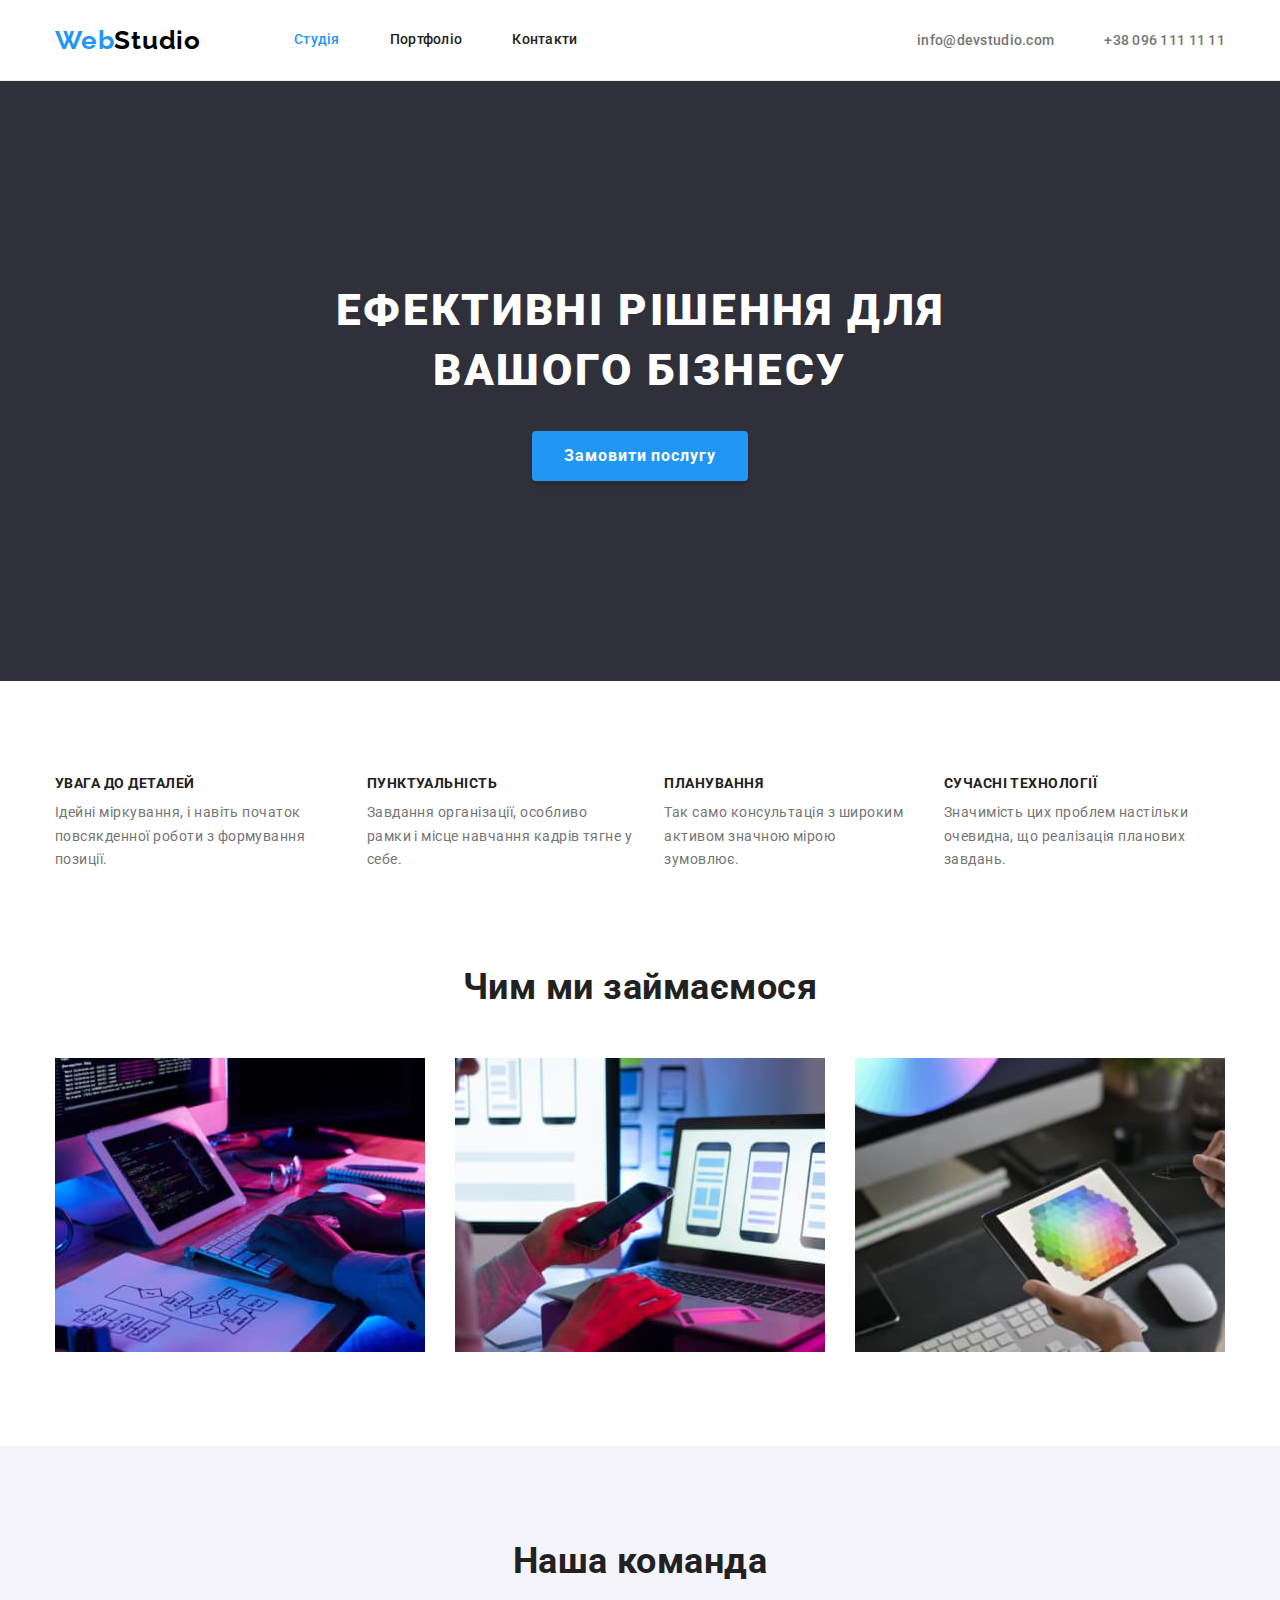
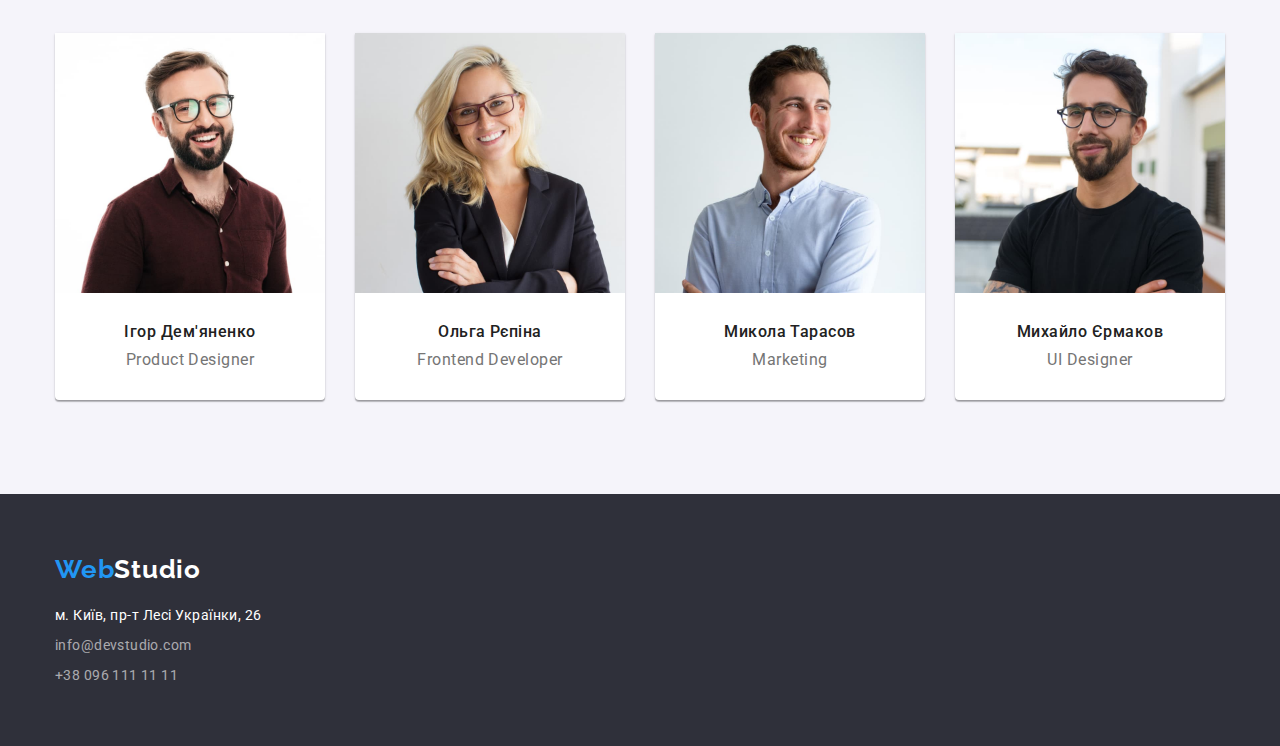
<file: index.html>
<!DOCTYPE html>
<html lang="uk">

<head>
  <meta charset="UTF-8" />
  <meta http-equiv="X-UA-Compatible" content="IE=edge" />
  <meta name="viewport" content="width=device-width, initial-scale=1.0" />
  <title>Document</title>
  <link rel="preconnect" href="https://fonts.googleapis.com" />
  <link rel="preconnect" href="https://fonts.gstatic.com" crossorigin />
  <link rel="preconnect" href="https://fonts.googleapis.com" />
  <link rel="preconnect" href="https://fonts.gstatic.com" crossorigin />
  <link href="https://fonts.googleapis.com/css2?family=Raleway:wght@700&family=Roboto:wght@400;500;700;900&display=swap"
    rel="stylesheet" />
  <link rel="stylesheet"
    href="https://cdnjs.cloudflare.com/ajax/libs/modern-normalize/1.1.0/modern-normalize.min.css" />
  <link rel="stylesheet" href="./css/styles.css" />
</head>

<body>
  <!--Шапка-->
  <header class="page-header">
    <div class="container header-main">
      <nav class="header-item">
        <a href="/" target="_blank" class="link logo-item header-logo">
          Web<span class="logoStudio">Studio</span></a>
        <ul class="nav header-item list">
          <li class="item"><a href="" class="link current link-design">Студія</a></li>
          <li class="item">
            <a href="./portfolio.html" class="link link-design">Портфоліо</a>
          </li>
          <li class="item"><a href="" class="link link-design">Контакти</a></li>
        </ul>
      </nav>
      <ul class="contact-list list header-item">
        <li class="item">
          <a href="mailto:info@devstudio.com" class="contact link-design">info@devstudio.com</a>
        </li>
        <li class="item">
          <a href="tel:+380961111111" class="contact link-design">+38 096 111 11 11</a>
        </li>
      </ul>
    </div>
  </header>
  <main>
    <!--Герой-->
    <section class="hero">
      <div class="container">
        <h1 class="hero-title">Ефективні рішення для вашого бізнесу</h1>
        <button type="button" class="hero-button">Замовити послугу</button>
      </div>
    </section>
    <!--Особливості-->
    <section class="section">
      <div class="container">
        <h2 class="visually-hidden">Особливості</h2>
        <ul class="list features">
          <li class="item">
            <h3 class="feature">УВАГА ДО ДЕТАЛЕЙ</h3>
            <p class="feature-text">
              Ідейні міркування, і навіть початок повсякденної роботи з
              формування позиції.
            </p>
          </li>
          <li class="item">
            <h3 class="feature">ПУНКТУАЛЬНІСТЬ</h3>
            <p class="feature-text">
              Завдання організації, особливо рамки і місце навчання кадрів
              тягне у себе.
            </p>
          </li>
          <li class="item">
            <h3 class="feature">ПЛАНУВАННЯ</h3>
            <p class="feature-text">
              Так само консультація з широким активом значною мірою зумовлює.
            </p>
          </li>
          <li class="item">
            <h3 class="feature">СУЧАСНІ ТЕХНОЛОГІЇ</h3>
            <p class="feature-text">
              Значимість цих проблем настільки очевидна, що реалізація
              планових завдань.
            </p>
          </li>
        </ul>
      </div>
    </section>
    <!--Чим ми займаємося-->
    <section class="section work-section">
      <div class="container">
        <h2 class="section-title">Чим ми займаємося</h2>
        <ul class="list work-item">
          <li>
            <img src="./images/box1.jpg" alt="box1" class="img" width="370" />
          </li>
          <li>
            <img src="./images/box2.jpg" alt="box2" class="img" width="370" />
          </li>
          <li>
            <img src="./images/box3.jpg" alt="box3" class="img" width="370" />
          </li>
        </ul>
      </div>
    </section>
    <!--Наша команда-->
    <section class="section team-section">
      <div class="container">
        <h2 class="section-title">Наша команда</h2>
        <ul class="list team-list">
          <li class="teams-card">
            <img src="./images/photo1.jpg" alt="photo_1" class="img" width="270" />
            <div class="team-names">
              <h3 class="member-of-team">Ігор Дем'яненко</h3>
              <p>Product Designer</p>
            </div>
          </li>
          <li class="teams-card">
            <img src="./images/photo2.jpg" alt="photo_2" class="img" width="270" />
            <div class="team-names">
              <h3 class="member-of-team">Ольга Рєпіна</h3>
              <p>Frontend Developer</p>
            </div>
          </li>
          <li class="teams-card">
            <img src="./images/photo3.jpg" alt="photo_3" class="img" width="270" />
            <div class="team-names">
              <h3 class="member-of-team">Микола Тарасов</h3>
              <p>Marketing</p>
            </div>
          </li>
          <li class="teams-card">
            <img src="./images/photo4.jpg" alt="photo_4" class="img" width="270" />
            <div class="team-names">
              <h3 class="member-of-team">Михайло Єрмаков</h3>
              <p>UI Designer</p>
            </div>
          </li>
        </ul>
      </div>
    </section>
  </main>
  <!--Підвал-->
  <footer class="page-footer">
    <div class="container">
      <a href="/" target="_blank" class="link logo-item">
        Web<span class="logoStudio-footer">Studio</span></a>
      <address class="address-style">
        <ul class="list footer">
          <li class="footer-item">
            <a href="http://surl.li/pcxl" target="_blank" class="footer-address">
              м. Київ, пр-т Лесі Українки, 26
            </a>
          </li>
          <li class="footer-item">
            <a href="mailto:info@devstudio.com" class="footer-contact">info@devstudio.com</a>
          </li>
          <li class="footer-item">
            <a href="tel:+380961111111" class="footer-contact">+38 096 111 11 11</a>
          </li>
        </ul>
      </address>
    </div>
  </footer>
</body>
</html>
</file>
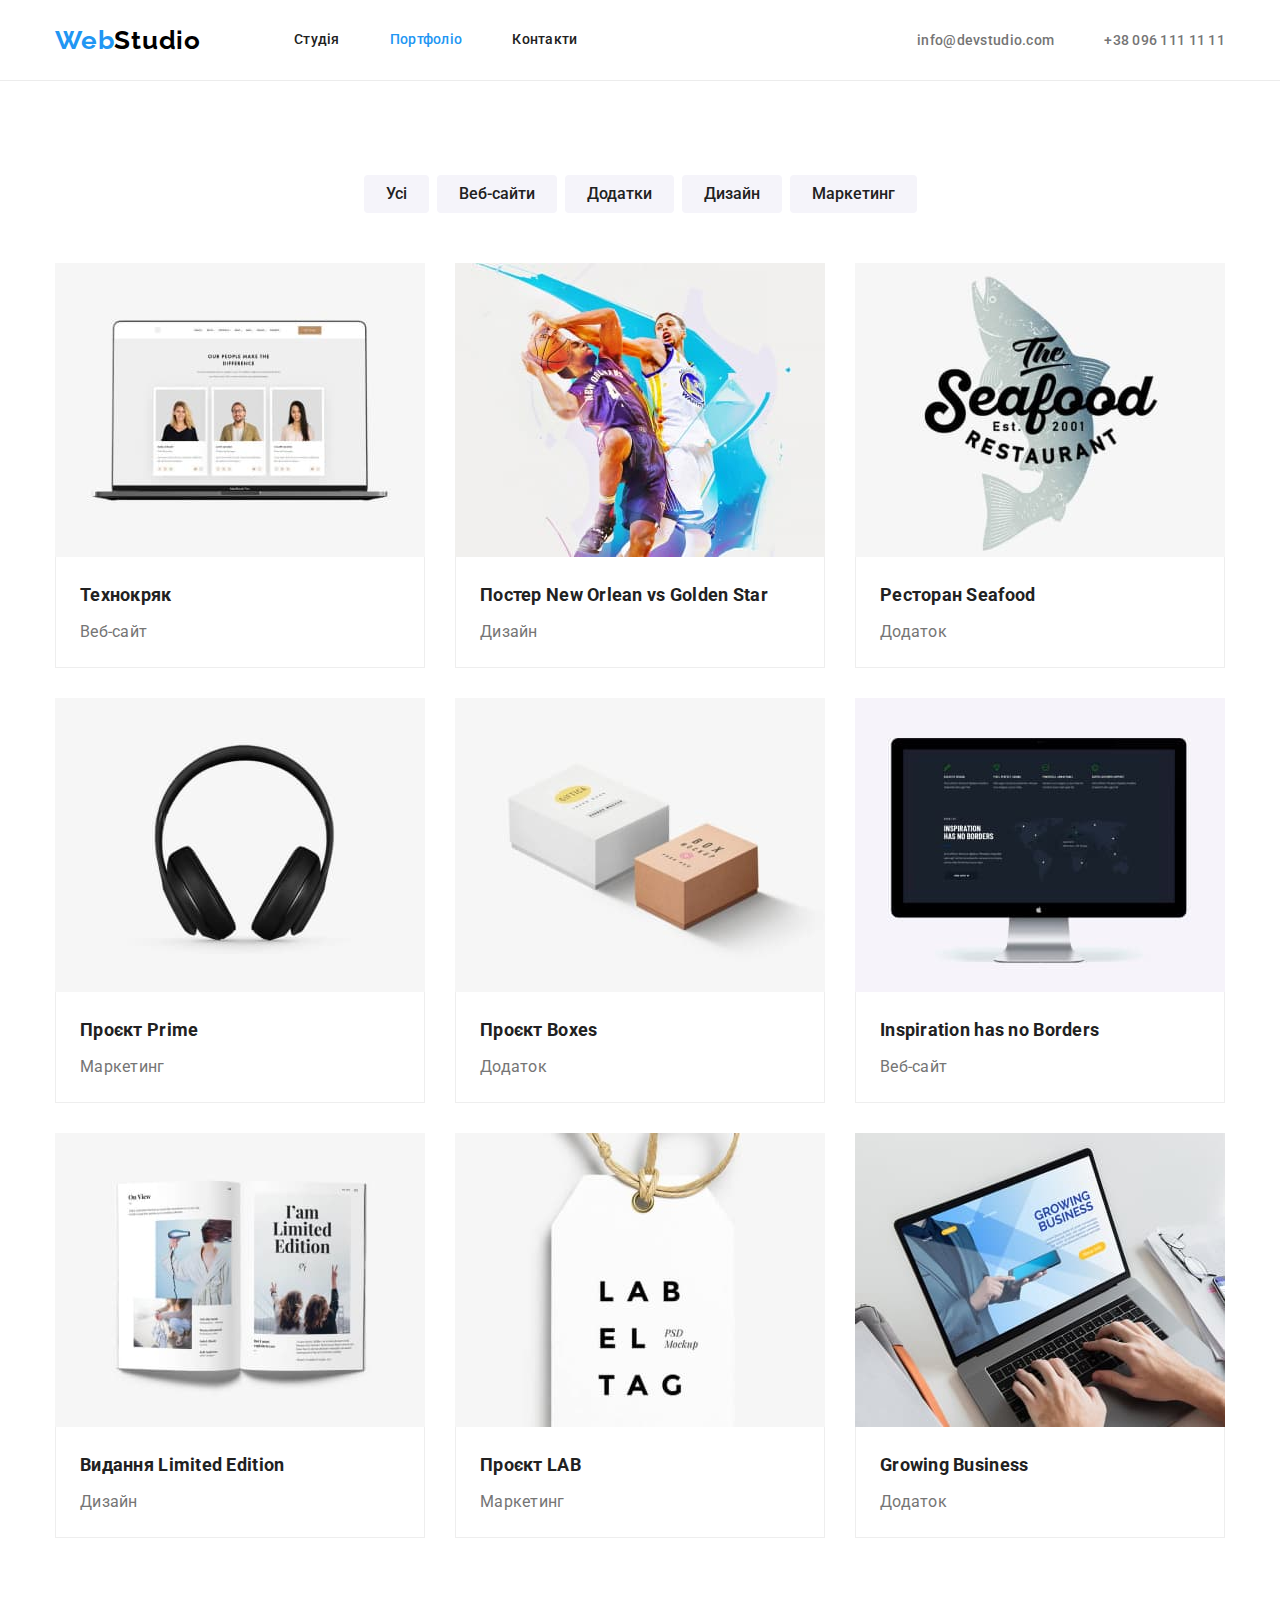
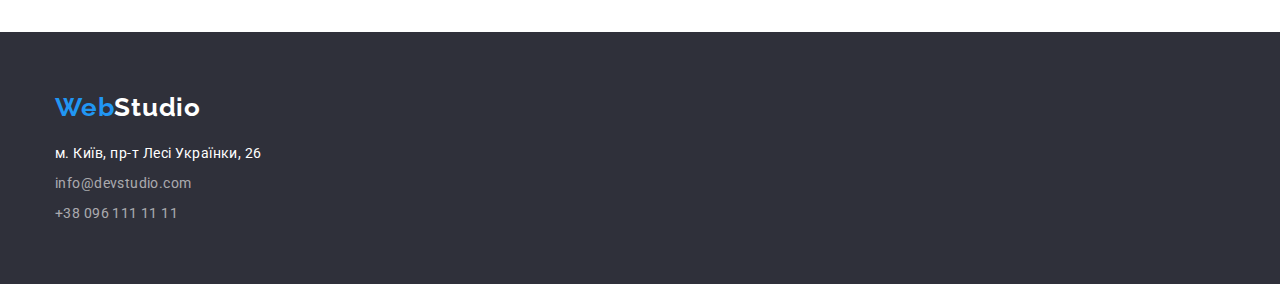
<file: portfolio.html>
<!DOCTYPE html>
<html lang="uk">

<head>
  <meta charset="UTF-8" />
  <meta http-equiv="X-UA-Compatible" content="IE=edge" />
  <meta name="viewport" content="width=device-width, initial-scale=1.0" />
  <title>Document</title>
  <link rel="preconnect" href="https://fonts.googleapis.com" />
  <link rel="preconnect" href="https://fonts.gstatic.com" crossorigin />
  <link rel="preconnect" href="https://fonts.googleapis.com" />
  <link rel="preconnect" href="https://fonts.gstatic.com" crossorigin />
  <link href="https://fonts.googleapis.com/css2?family=Raleway:wght@700&family=Roboto:wght@400;500;700;900&display=swap"
    rel="stylesheet" />
  <link rel="stylesheet"
    href="https://cdnjs.cloudflare.com/ajax/libs/modern-normalize/1.1.0/modern-normalize.min.css" />
  <link rel="stylesheet" href="./css/styles.css" />
</head>

<body>
  <!--Шапка-->
  <header class="page-header">
    <div class="container header-main">
      <nav class="header-item">
      <a href="/" target="_blank" class="link logo-item header-logo">
          Web<span class="logoStudio">Studio</span></a>
        <ul class="nav header-item list">
          <li class="item"><a href="./index.html" class="link  link-design">Студія</a></li>
          <li class="item">
            <a href="" class="link current link-design">Портфоліо</a>
          </li>
          <li class="item"><a href="" class="link link-design">Контакти</a></li>
        </ul>
      </nav>
      <ul class="contact-list list header-item">
        <li class="item">
          <a href="mailto:info@devstudio.com" class="contact link-design">info@devstudio.com</a>
        </li>
        <li class="item">
          <a href="tel:+380961111111" class="contact link-design">+38 096 111 11 11</a>
        </li>
      </ul>
    </div>
  </header>
  <!--Кнопки-->
  <main>
    <section class="section">
      <div class="container">
        <h1 class="visually-hidden">Наші роботи</h1>
        <ul class="list buttons">
          <li class="item"> <button type="button" class="button-porfolio">Усі</button> </li>
          <li class="item"> <button type="button" class="button-porfolio">Веб-сайти</button></li>
          <li class="item"> <button type="button" class="button-porfolio">Додатки</button></li>
          <li class="item"> <button type="button" class="button-porfolio">Дизайн</button></li>
          <li class="item"> <button type="button" class="button-porfolio">Маркетинг</button></li>
        </ul>
        <!--Приклади робіт-->
        <ul class="list projects">
          <li class="project">
            <a href="" class="link-design">
              <img src="./images/portfolio/technockriak.jpg" alt="website example" class="img" width="370" />
              <div class="project-name">
                <h2 class="work-title">Технокряк</h2>
                <p class="work-desc">Веб-сайт</p>
              </div>
            </a>
          </li>
          <li class="project">
            <a href="" class="link-design">
              <img src="./images/portfolio/newOrlean.jpg" alt="design example" class="img" width="370" />
              <div class="project-name">
                <h2 class="work-title">Постер New Orlean vs Golden Star</h2>
                <p class="work-desc">Дизайн</p>
              </div>
            </a>
          </li>
          <li class="project">
            <a href="" class="link-design">
              <img src="./images/portfolio/seafood.jpg" alt="application example" class="img" width="370" />
              <div class="project-name">
                <h2 class="work-title">Ресторан Seafood</h2>
                <p class="work-desc">Додаток</p>
              </div>
            </a>
          </li>
          <li class="project">
            <a href="" class="link-design">
              <img src="./images/portfolio/earphones.jpg" alt="marketing" class="img" width="370" />
              <div class="project-name">
                <h2 class="work-title">Проєкт Prime</h2>
                <p class="work-desc">Маркетинг</p>
              </div>
            </a>
          </li>
          <li class="project">
            <a href="" class="link-design">
              <img src="./images/portfolio/boxes.jpg" alt="application example" class="img" width="370" />
              <div class="project-name">
                <h2 class="work-title">Проєкт Boxes</h2>
                <p class="work-desc">Додаток</p>
              </div>
            </a>
          </li>
          <li class="project">
            <a href="" class="link-design">
              <img src="./images/portfolio/computer.jpg" alt="website example" class="img" width="370" />
              <div class="project-name">
                <h2 class="work-title">Inspiration has no Borders</h2>
                <p class="work-desc">Веб-сайт</p>
              </div>
            </a>
          </li>
          <li class="project">
            <a href="" class="link-design">
              <img src="./images/portfolio/book.jpg" alt="design example" class="img" width="370" />
              <div class="project-name">
                <h2 class="work-title">Видання Limited Edition</h2>
                <p class="work-desc">Дизайн</p>
              </div>
            </a>
          </li>
          <li class="project">
            <a href="" class="link-design">
              <img src="./images/portfolio/sticker.jpg" alt="marketing" class="img" width="370" />
              <div class="project-name">
                <h2 class="work-title">Проєкт LAB</h2>
                <p class="work-desc">Маркетинг</p>
              </div>
            </a>
          </li>
          <li class="project">
            <a href="" class="link-design">
              <img src="./images/portfolio/laptop.jpg" alt="application example" class="img" width="370" />
              <div class="project-name">
                <h2 class="work-title">Growing Business</h2>
                <p class="work-desc">Додаток</p>
              </div>
            </a>
          </li>
        </ul>
      </div>
    </section>
  </main>
  <!--Підвал-->
  <footer class="page-footer">
    <div class="container">
      <a href="/" target="_blank" class="link logo-item">
        Web<span class="logoStudio-footer">Studio</span></a>
      <address class="address-style">
        <ul class="list footer">
          <li class="footer-item">
            <a href="http://surl.li/pcxl" target="_blank" class="footer-address">
              м. Київ, пр-т Лесі Українки, 26
            </a>
          </li>
          <li class="footer-item">
            <a href="mailto:info@devstudio.com" class="footer-contact">info@devstudio.com</a>
          </li>
          <li class="footer-item">
            <a href="tel:+380961111111" class="footer-contact">+38 096 111 11 11</a>
          </li>
        </ul>
      </address>
    </div>
  </footer>
</body>

</html>
</file>
<file: css/styles.css>
:root {
  --primary-text-color: #757575;
  --secondary-text-color: #212121;
  --color-of-efect: #2196f3;
  --secondary-bg-color: #f5f4fa;
  --footer-bg-color: #2f303a;
  --hero-bg-color: #2F303A;
  --white: #ffffff;
  --black: #000000;
}

body {
  background-color: var(--white);
  color: var(--primary-text-color);
  font-family: "Roboto", sans-serif;
  letter-spacing: 0.03em;
}

.section {
  padding-top: 94px;
  padding-bottom: 94px;
}

.header-main {
  display: flex;
  align-items: center;
}

/* Шапка */

.page-header {
  border-bottom: 1px solid #ECECEC;
}

.container {
  width: 1200px;
  padding-left: 15px;
  padding-right: 15px;
  margin-left: auto;
  margin-right: auto;
}

.header-item {
  display: flex;
  align-items: center;
}

/* logo */
.logo-item {
  display: block;
  margin-right: 93px;
  margin-bottom: 20px;
  align-items: center;

  color: var(--color-of-efect);
  font-family: "Raleway", sans-serif;
  font-weight: 700;
  font-size: 26px;
  line-height: 1.19;
  letter-spacing: 0.03em;
}

.header-item .header-logo {
  margin-bottom: 0;
}

.logoStudio {
  color: var(--black);
  font-family: "Raleway", sans-serif;
  font-weight: 700;
  font-size: 26px;
  line-height: 1.19;
}

.logoStudio-footer {
  color: var(--white);
  font-family: "Raleway", sans-serif;
  font-weight: 700;
  font-size: 26px;
  line-height: 1.19;
}

.list {
  margin: 0;
  padding: 0;

  list-style: none;
}

.link {
  text-decoration: none;
}

.link-design {
  text-decoration: none;
  font-weight: 500;
  font-size: 14px;
  line-height: 1.14;
  letter-spacing: 0.02em;
  color: var(--secondary-text-color);
}


/* навігація */
.nav {
  display: flex;
}

.nav .item:not(:last-child) {
  margin-right: 50px;
}

.nav .link {
  display: block;
  padding-top: 32px;
  padding-bottom: 32px;

  color: var(--secondary-text-color);
}


.nav .link:hover,
.nav .link:focus,
.contact-list .contact:hover,
.contact-list .contact:focus,
.footer .item:hover,
.footer .item:focus {
  color: var(--color-of-efect);
  outline: 0;
  outline-color: transparent;
}

.nav .link.current {
  color: var(--color-of-efect);
}

/* контакти */
.contact-list {
  display: flex;
  margin-left: auto;
}

.contact-list .item:not(:last-child) {
  margin-right: 50px;
}

.contact {
  color: var(--primary-text-color);
}

/* Герой */
.hero {
  padding-top: 200px;
  padding-bottom: 200px;
  text-align: center;
  background-color: var(--hero-bg-color);

}

.hero-title {
  margin-top: 0;
  margin-bottom: 30px;
  margin-left: auto;
  margin-right: auto;
  width: 696px;

  color: var(--white);
  font-weight: 900;
  font-size: 44px;
  line-height: 1.36;
  text-align: center;
  letter-spacing: 0.06em;
  text-transform: uppercase;
}

.hero-button {
  display: inline-block;
  padding: 10px 32px;


  color: var(--white);
  background-color: var(--color-of-efect);
  font-weight: 700;
  font-size: 16px;
  line-height: 1.87;
  cursor: pointer;
  min-width: 216px;
  box-shadow: 0px 4px 4px rgba(0, 0, 0, 0.15);
  border-radius: 4px;
  border: transparent;
  letter-spacing: 0.06em;
}

/* Секції */
.visually-hidden {
  font-size: 0;
}

.features {
  display: flex;
}

.features .item:not(:last-child) {
  margin-right: 30px;
}

.feature {
  margin-top: 0;
  margin-bottom: 10px;

  color: var(--secondary-text-color);
  font-weight: 700;
  font-size: 14px;
  line-height: 1.17;
  text-transform: uppercase;
}

.feature-text {
  margin-top: 0;
  margin-bottom: 0;

  font-size: 14px;
  line-height: 1.7;
}

/* Чим ми займаємося */
.work-item {
  display: flex;
  justify-content: space-between;
}

.img {
  display: block;
  max-width: 100%;
  height: auto;
}

.work-section {
  padding-top: 0;
}

/* Наша команда */
.team-section {
  background-color: var(--secondary-bg-color);
}

.section-title {
  margin-top: 0;
  margin-bottom: 50px;

  color: var(--secondary-text-color);
  font-weight: 700;
  font-size: 36px;
  line-height: 1.17;
  text-align: center;
}

.team-list {
  display: flex;
  justify-content: space-between;
}

.teams-card {
  background: var(--white);
  box-shadow: 0px 1px 3px rgba(0, 0, 0, 0.12), 0px 1px 1px rgba(0, 0, 0, 0.14), 0px 2px 1px rgba(0, 0, 0, 0.2);
  border-radius: 0px 0px 4px 4px;
}

.team-names {
  text-align: center;
  padding-top: 30px;
  padding-bottom: 30px;
}

.team-names h3,
p {
  margin-top: 0;
  margin-bottom: 0;
}

.team-names h3 {
  margin-bottom: 10px;
}

.member-of-team {
  color: var(--secondary-text-color);
  font-weight: 500;
  font-size: 16px;
  line-height: 1.18;
}

/* footer */

.page-footer {
  background-color: var(--footer-bg-color);
  padding-top: 60px;
  padding-bottom: 60px;
}

.footer-address {
  display: block;

  color: var(--white);
  font-size: 14px;
  line-height: 1.5;
  text-decoration: none;
}

.footer-contact {
  display: block;

  color: rgba(255, 255, 255, 0.6);
  font-size: 14px;
  line-height: 1.5;
  text-decoration: none;
  letter-spacing: 0.03em;
}

.address-style {
  font-style: normal;
  line-height: 1.5;
}

.footer-item:not(:last-child) {
  margin-bottom: 9px;
}

/* сторінка №2 portfolio */

/* кнопки */
.buttons {
  display: flex;
  margin-bottom: 50px;
 justify-content: center;
  text-align: center;
}

.buttons .item:not(:last-child) {
  margin-right: 8px;
}

.button-porfolio {
  font-weight: 500;
  font-size: 16px;
  line-height: 1.62;
  text-align: center;
  background-color: var(--secondary-bg-color);
  color: var(--secondary-text-color);
  border-radius: 4px;
  border: transparent;

  padding: 6px 22px;
}

.button-porfolio:hover {
  background-color: var(--color-of-efect);
  color: var(--white);
}

.project-name h2 {
  margin-top: 0;
  margin-bottom: 4px;
}

.work-desc {
  font-size: 16px;
  font-weight: 400;
  line-height: 1.88;
  color: var(--primary-text-color);
}

/* Приклади робіт */
.projects {
  display: flex;
  flex-wrap: wrap;
  gap: 30px;
}

.project {
  flex-basis: calc((100% - 60px) / 3);
}

.work-title {
  font-size: 18px;
  line-height: 2;
}

.project-name {
  padding: 20px 24px;

  border: 1px solid #EEEEEE;
  border-top: none;
}
</file>
